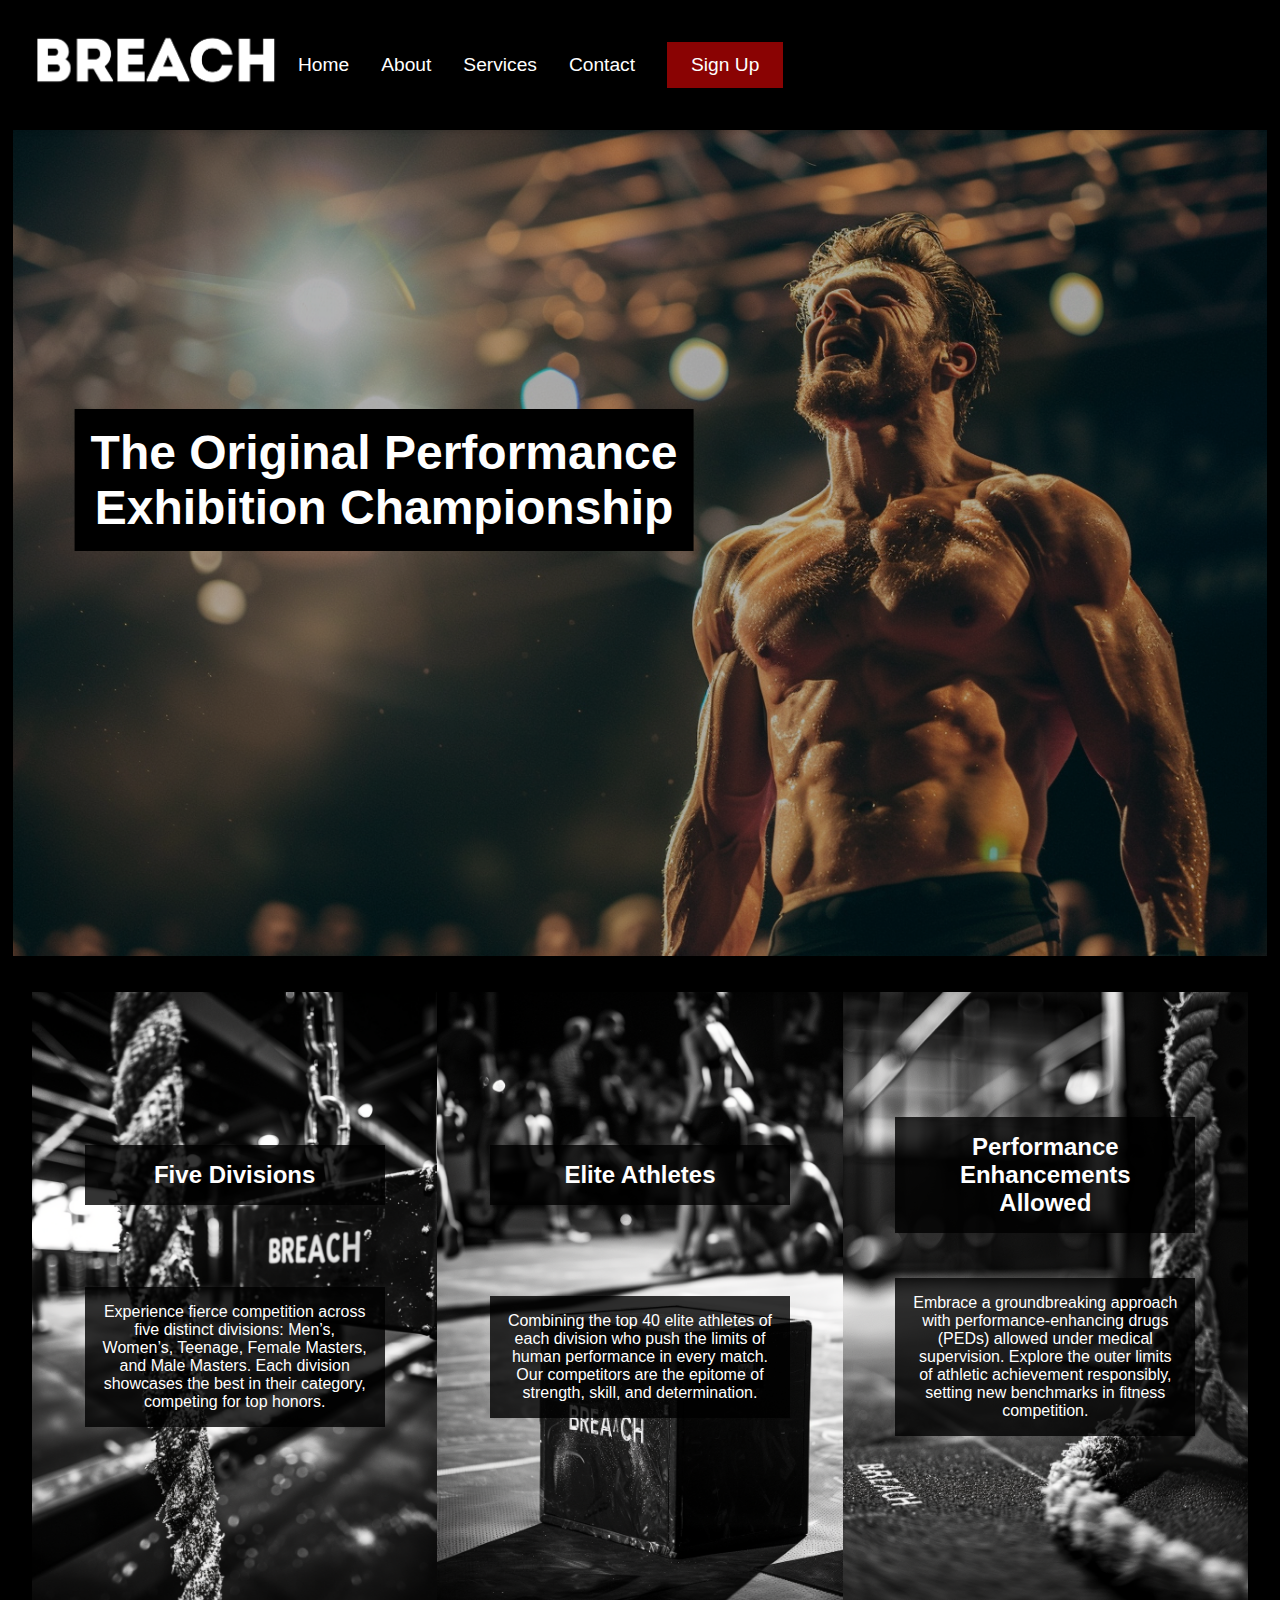
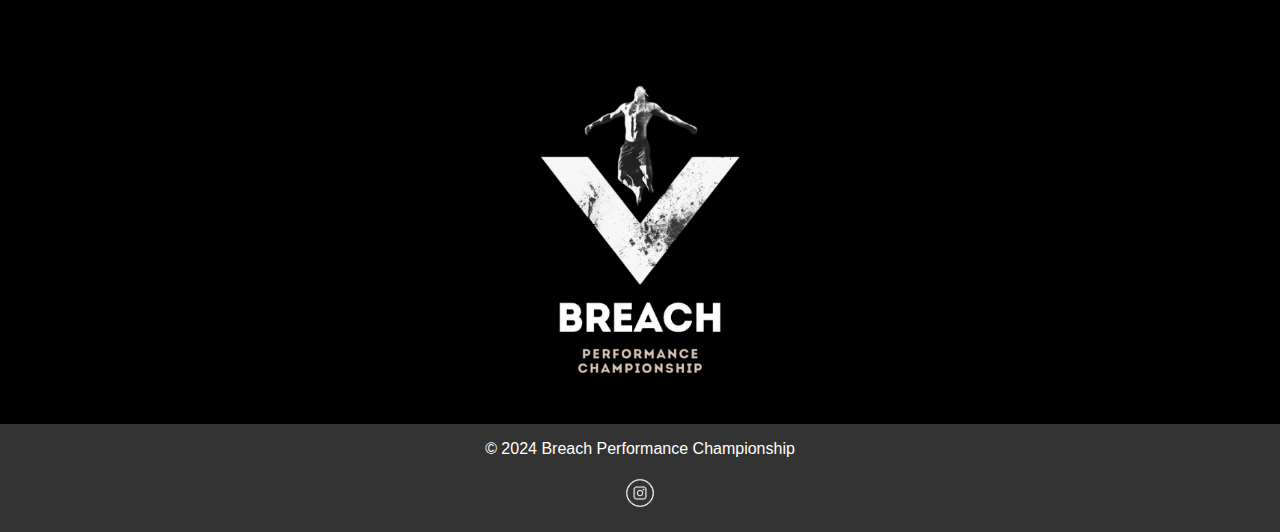
<file: index.html>
<!DOCTYPE html>
<html lang="en">
<head>
    <meta charset="UTF-8">
    <meta name="viewport" content="width=device-width, initial-scale=1.0">
    <title>Breach Performance Championship</title>
    <meta name="description" content="Join the Breach Performance Championship for the ultimate fitness experience.">
    <meta name="keywords" content="fitness, championship, Breach Performance, sports, competition">
    <link rel="stylesheet" href="styles.css">
    <script defer src="scripts.js"></script> <!-- Add a reference to the JavaScript file -->
</head>
<body>
    <header>
        <nav>
            <div class="hamburger" aria-label="Menu">
                <span></span>
                <span></span>
                <span></span>
            </div>
            <ul class="nav-links">
                <li class="logo"><a href="index.html"><img src="Images/logo/Breach Wording Large.jpg" alt="Breach Logo"></a></li>
                <li><a href="index.html" aria-label="Home">Home</a></li>
                <li><a href="about.html" aria-label="About">About</a></li>
                <li><a href="#" aria-label="Services">Services</a></li>
                <li><a href="contact.html" aria-label="Contact">Contact</a></li>
                <li><a href="#"><button aria-label="Sign Up">Sign Up</button></a></li>
            </ul>
        </nav>
    </header>
    <main>
        <section class="hero">
            <img src="Images/breach7.png" alt="People working out at the Breach Performance Championship">
            <h1>The Original Performance<br>Exhibition Championship</h1>
        </section>
        <section class="content">
            <div class="content-item">
                <img src="Images/breach4.jpg" alt="Image description 1">
                <div class="text-overlay">
                    <h2>Five Divisions</h2>
                    <p>Experience fierce competition across five distinct divisions: Men’s, Women’s, Teenage, Female Masters, and Male Masters. Each division showcases the best in their category, competing for top honors.</p>
                </div>
            </div>
            <div class="content-item">
                <img src="Images/breach5.jpg" alt="Image description 2">
                <div class="text-overlay">
                    <h2>Elite Athletes</h2>
                    <p>Combining the top 40 elite athletes of each division who push the limits of human performance in every match. Our competitors are the epitome of strength, skill, and determination.</p>
                </div>
            </div>
            <div class="content-item">
                <img src="Images/breach6.jpg" alt="Image description 3">
                <div class="text-overlay">
                    <h2>Performance Enhancements Allowed</h2>
                    <p>Embrace a groundbreaking approach with performance-enhancing drugs (PEDs) allowed under medical supervision. Explore the outer limits of athletic achievement responsibly, setting new benchmarks in fitness competition.</p>
                </div>
            </div>
        </section>
        <section class="additional-image">
            <img src="Images/logo/breach cover logo.jpg" alt="Additional Image Description" style="width: 70%; height: auto;">
        </section>
    </main>
    <footer>
        <p>© 2024 Breach Performance Championship</p>
        <div class="social-links">
            <a href="https://www.instagram.com/breachperformancechampionship" target="_blank" aria-label="Instagram">
                <img src="Images/instagramicon.png" alt="Instagram Icon" style="width: 10mm; height: 10mm;">
            </a>
        </div>
    </footer>
</body>
</html>
</file>
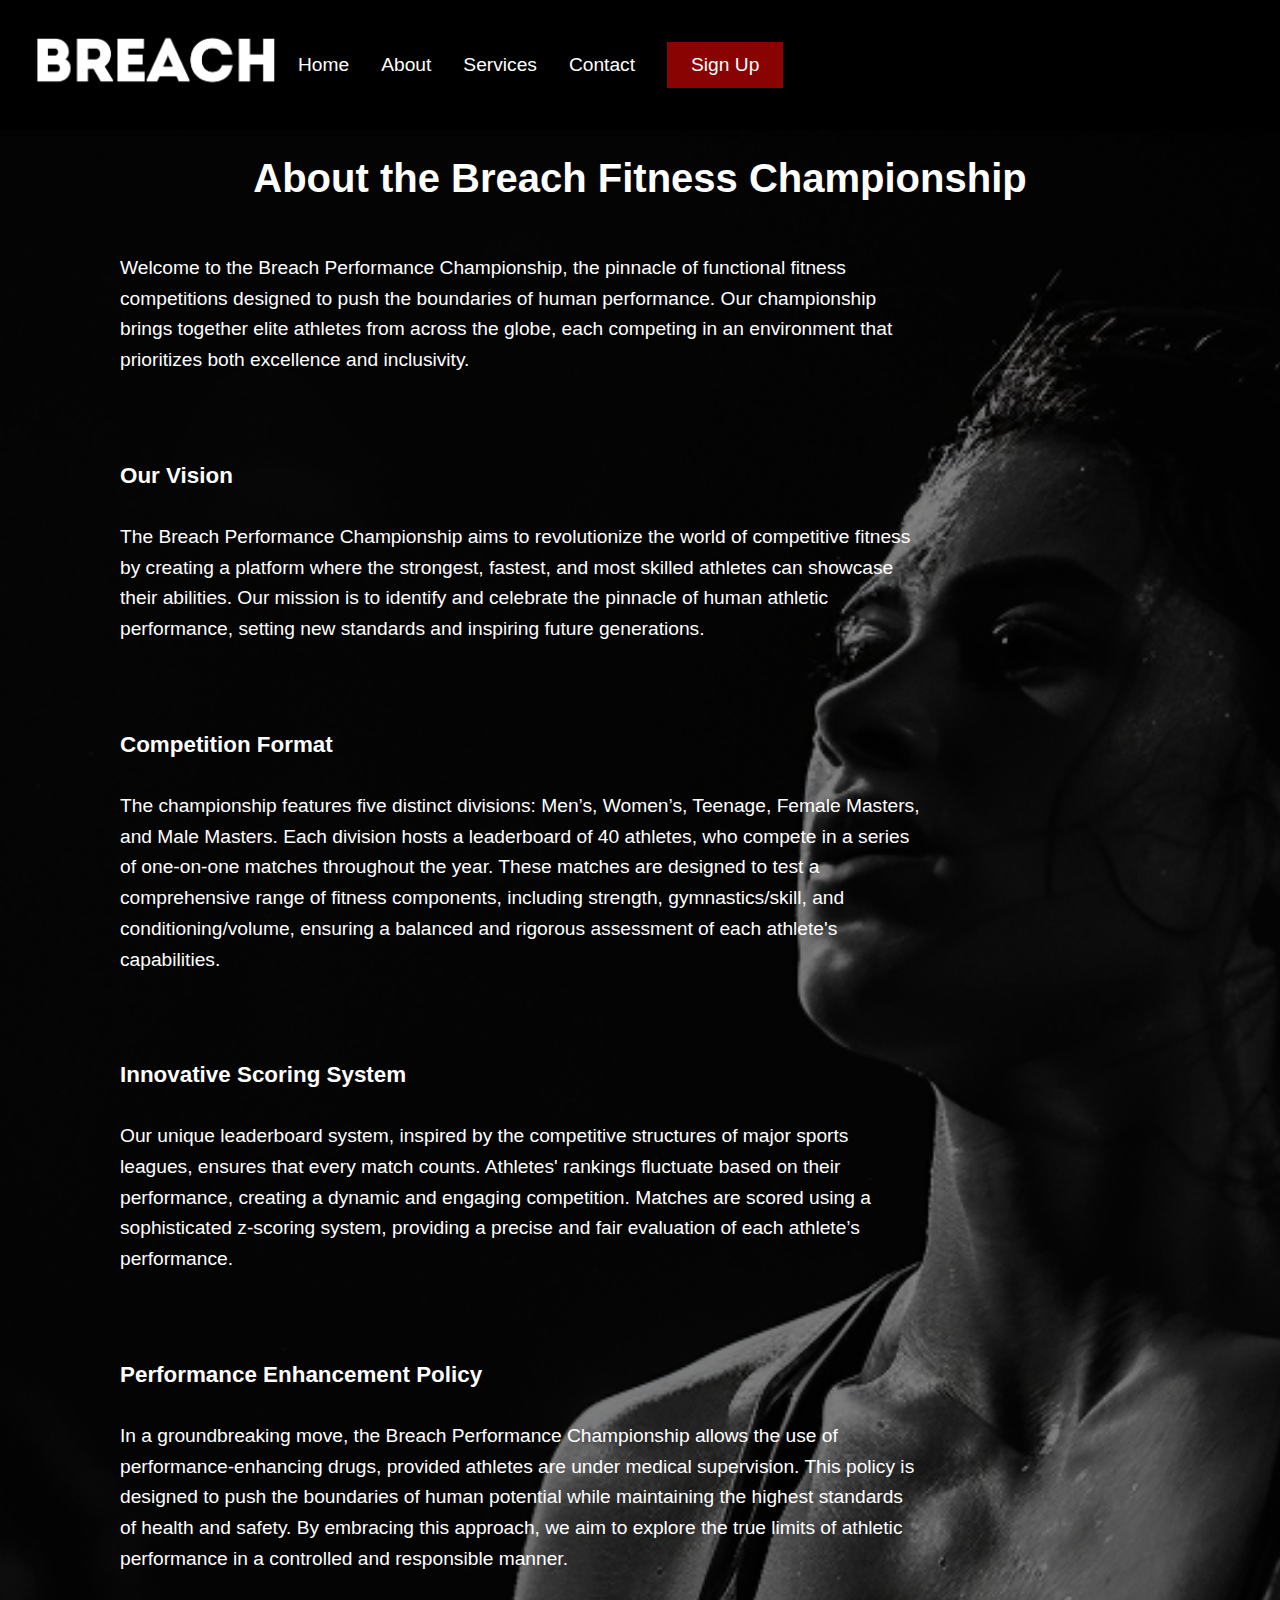
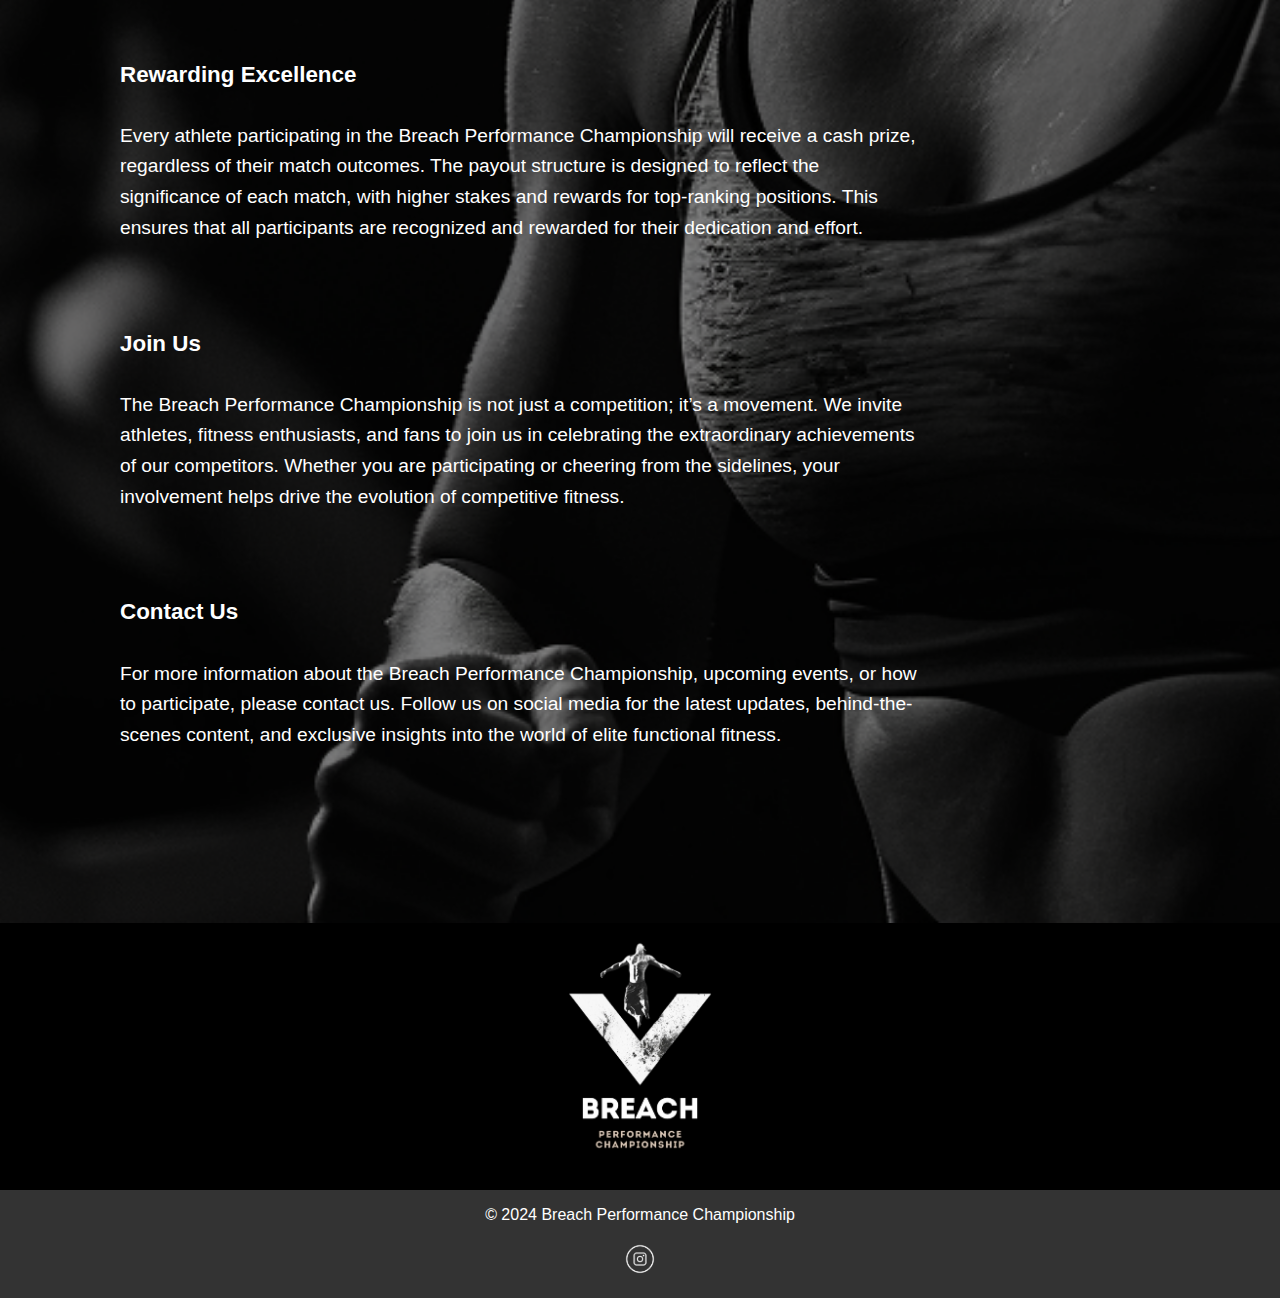
<file: about.html>
<!DOCTYPE html>
<html lang="en">
<head>
    <meta charset="UTF-8">
    <meta name="viewport" content="width=device-width, initial-scale=1.0">
    <title>About Breach Fitness Championship</title>
    <link rel="stylesheet" href="styles.css">
    <script defer src="scripts.js"></script> <!-- Add a reference to the JavaScript file -->
</head>
<body>
    <header>
        <nav>
            <div class="hamburger" aria-label="Menu">
                <span></span>
                <span></span>
                <span></span>
            </div>
            <ul class="nav-links">
                <li class="logo"><a href="index.html"><img src="Images/logo/Breach Wording Large.jpg" alt="Breach Logo"></a></li>
                <li><a href="index.html" aria-label="Home">Home</a></li>
                <li><a href="about.html" aria-label="About">About</a></li>
                <li><a href="#" aria-label="Services">Services</a></li>
                <li><a href="contact.html" aria-label="Contact">Contact</a></li>
                <li><a href="#"><button aria-label="Sign Up">Sign Up</button></a></li>
            </ul>
        </nav>
    </header>
    <main>
        <section class="about">
            <br><br>
            <h2>About the Breach Fitness Championship</h2>
            <div class="about-content">
                <br><br>
                <p>Welcome to the Breach Performance Championship, the pinnacle of functional fitness competitions designed to push the boundaries of human performance. Our championship brings together elite athletes from across the globe, each competing in an environment that prioritizes both excellence and inclusivity.</p>
                <br><br>
                <p><strong>Our Vision</strong><br>
                The Breach Performance Championship aims to revolutionize the world of competitive fitness by creating a platform where the strongest, fastest, and most skilled athletes can showcase their abilities. Our mission is to identify and celebrate the pinnacle of human athletic performance, setting new standards and inspiring future generations.</p>
                <br><br>
                <p><strong>Competition Format</strong><br>
                The championship features five distinct divisions: Men’s, Women’s, Teenage, Female Masters, and Male Masters. Each division hosts a leaderboard of 40 athletes, who compete in a series of one-on-one matches throughout the year. These matches are designed to test a comprehensive range of fitness components, including strength, gymnastics/skill, and conditioning/volume, ensuring a balanced and rigorous assessment of each athlete's capabilities.</p>
                <br><br>
                <p><strong>Innovative Scoring System</strong><br>
                Our unique leaderboard system, inspired by the competitive structures of major sports leagues, ensures that every match counts. Athletes' rankings fluctuate based on their performance, creating a dynamic and engaging competition. Matches are scored using a sophisticated z-scoring system, providing a precise and fair evaluation of each athlete’s performance.</p>
                <br><br>
                <p><strong>Performance Enhancement Policy</strong><br>
                In a groundbreaking move, the Breach Performance Championship allows the use of performance-enhancing drugs, provided athletes are under medical supervision. This policy is designed to push the boundaries of human potential while maintaining the highest standards of health and safety. By embracing this approach, we aim to explore the true limits of athletic performance in a controlled and responsible manner.</p>
                <br><br>
                <p><strong>Rewarding Excellence</strong><br>
                Every athlete participating in the Breach Performance Championship will receive a cash prize, regardless of their match outcomes. The payout structure is designed to reflect the significance of each match, with higher stakes and rewards for top-ranking positions. This ensures that all participants are recognized and rewarded for their dedication and effort.</p>
                <br><br>
                <p><strong>Join Us</strong><br>
                The Breach Performance Championship is not just a competition; it’s a movement. We invite athletes, fitness enthusiasts, and fans to join us in celebrating the extraordinary achievements of our competitors. Whether you are participating or cheering from the sidelines, your involvement helps drive the evolution of competitive fitness.</p>
                <br><br>
                <p><strong>Contact Us</strong><br>
                For more information about the Breach Performance Championship, upcoming events, or how to participate, please contact us. Follow us on social media for the latest updates, behind-the-scenes content, and exclusive insights into the world of elite functional fitness.</p>
                <br><br>
            </div>
        </section>
        <section class="additional-image">
            <img src="Images/logo/breach cover logo.jpg" alt="Additional Image Description">
        </section>
    </main>
    <footer>
        <p>© 2024 Breach Performance Championship</p>
        <div class="social-links">
            <a href="https://www.instagram.com/breachperformancechampionship" target="_blank" aria-label="Instagram">
                <img src="Images/instagramicon.png" alt="Instagram Icon" style="width: 10mm; height: 10mm;">
            </a>
        </div>
    </footer>
</body>
</html>
</file>
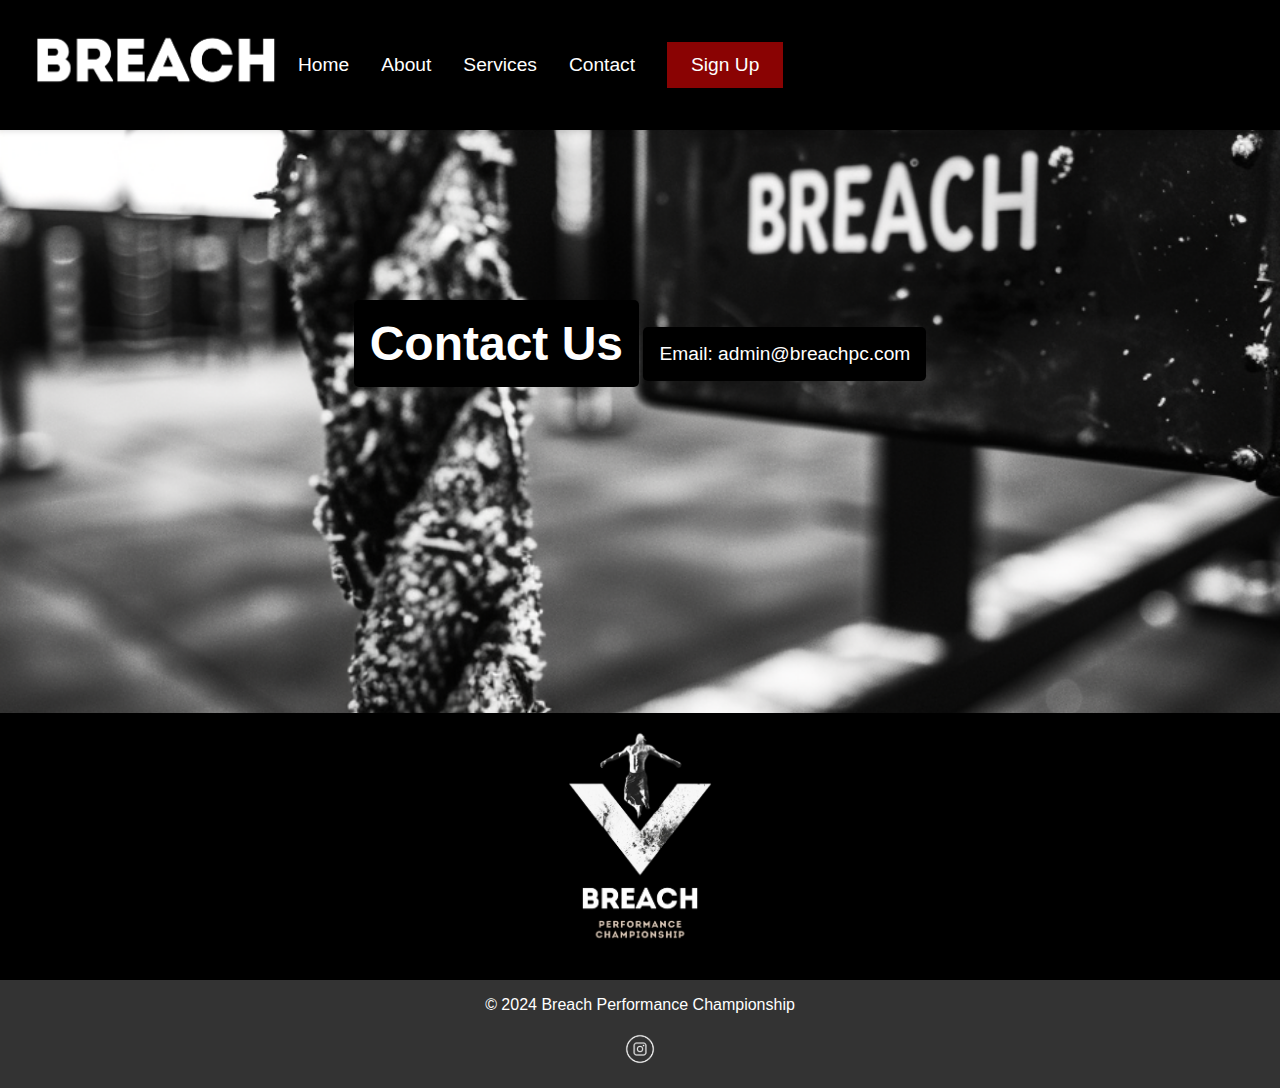
<file: contact.html>
<!DOCTYPE html>
<html lang="en">
<head>
    <meta charset="UTF-8">
    <meta name="viewport" content="width=device-width, initial-scale=1.0">
    <title>Contact Us - Breach Performance Championship</title>
    <meta name="description" content="Contact Breach Performance Championship for inquiries and more.">
    <meta name="keywords" content="contact, Breach Performance, championship, fitness">
    <link rel="stylesheet" href="styles.css">
    <script defer src="scripts.js"></script> <!-- Add a reference to the JavaScript file -->
    <style>
        .contact {
            background-image: url(Images/breach4.jpg); /* Replace with your background image path */
            background-size: cover;
            background-position: center;
            color: #fff;
            text-align: center;
            padding: 300px;
        }
        .contact h1 {
            font-size: 3rem;
            font-weight: bold;
            margin-bottom: 1rem;
            display: inline-block;
            background-color: #000;
            padding: 1rem 1rem;
            border-radius: 5px;
        }
        .contact p {
            font-size: 1.2rem;
            margin-bottom: 2rem;
            display: inline-block;
            background-color: #000;
            padding: 1rem 1rem;
            border-radius: 5px;
        }
    </style>
</head>
<body>
    <header>
        <nav>
            <div class="hamburger" aria-label="Menu">
                <span></span>
                <span></span>
                <span></span>
            </div>
            <ul class="nav-links">
                <li class="logo"><a href="index.html"><img src="Images/logo/Breach Wording Large.jpg" alt="Breach Logo"></a></li>
                <li><a href="index.html" aria-label="Home">Home</a></li>
                <li><a href="about.html" aria-label="About">About</a></li>
                <li><a href="#" aria-label="Services">Services</a></li>
                <li><a href="contact.html" aria-label="Contact">Contact</a></li>
                <li><a href="#"><button aria-label="Sign Up">Sign Up</button></a></li>
            </ul>
        </nav>
    </header>
    <main>
        <section class="contact">
            <div>
                <h1>Contact Us</h1>
                <p>Email: admin@breachpc.com</p>
            </div>
        </section>
        <section class="additional-image">
            <img src="Images/logo/breach cover logo.jpg" alt="Additional Image Description" style="width: 50%; height: auto;">
        </section>
    </main>
    <footer>
        <p>© 2024 Breach Performance Championship</p>
        <div class="social-links">
            <a href="https://www.instagram.com/breachperformancechampionship" target="_blank" aria-label="Instagram">
                <img src="Images/instagramicon.png" alt="Instagram Icon" style="width: 10mm; height: 10mm;">
            </a>
        </div>
    </footer>
</body>
</html>
</file>
<file: styles.css>
/* Basic Reset */
* {
    margin: 0;
    padding: 0;
    box-sizing: border-box;
}

body {
    font-family: Arial, sans-serif;
    color: #fff;
    background-color: #000;
    margin: 0; /* Remove default body margin */
}

/* Header */
header {
    position: fixed;
    background-color: #000;
    width: 100%;
    padding: 1rem;
    z-index: 1000;
    box-shadow: 0 2px 5px rgba(0, 0, 0, 0.1);
}

nav {
    display: flex;
    justify-content: space-between;
    align-items: center;
}

.hamburger {
    display: none;
    flex-direction: column;
    cursor: pointer;
}

.hamburger span {
    height: 4px;
    width: 25px;
    background: #fff;
    margin-bottom: 4px;
    border-radius: 5px;
}

nav ul {
    list-style-type: none;
    display: flex;
    align-items: center;
    background-color: #000;
}

nav ul.nav-links {
    display: flex;
}

nav ul li {
    margin: 0 1rem;
}

nav ul li.logo {
    margin-right: auto;
}

nav ul li a {
    color: #fff;
    text-decoration: none;
    font-size: 1.2rem;
}

nav ul li button {
    background-color: #8a0303;
    border: none;
    padding: 0.75rem 1.5rem;
    color: #fff;
    cursor: pointer;
    font-size: 1.2rem;
}

nav ul li.logo img {
    width: 250px;
    height: auto;
}

/* Hero Section */
.hero {
    padding-top: 120px;
    position: relative;
    text-align: center;
    color: white;
}

.hero img {
    width: 98%;
    height: auto;
    opacity: 0.7;
}

.hero h1 {
    position: absolute;
    top: 50%;
    left: 30%;
    transform: translate(-50%, -50%);
    font-size: 3rem;
    background-color: black;
    padding: 1rem;
}

/* Content Section */
.content {
    display: flex;
    justify-content: space-around;
    padding: 2rem;
    background-color: #000;
}

.content-item {
    position: relative;
    text-align: center;
    overflow: hidden;
    margin-bottom: 2rem;
    flex: 1 1 300px;
}

.content-item img {
    width: 100%;
    height: auto;
    display: block;
}

.content-item h2 { 
    background-color: rgba(0, 0, 0, 0.8);
    padding: 1rem; /* Adjust padding as needed */
    color: #fff;
    width: 80%;
    max-width: 300px;
    box-sizing: border-box;
    margin: 0 auto; /* Center align the text */
    position: absolute; /* Position text over the image */
    top: 30%;
    left: 50%;
    transform: translate(-50%, -50%);
    z-index: 1; /* Ensure text is above the image */
}

.content-item p {
    background-color: rgba(0, 0, 0, 0.8);
    padding: 1rem; /* Adjust padding as needed */
    color: #fff;
    width: 80%;
    max-width: 300px;
    box-sizing: border-box;
    margin: 0 auto; /* Center align the text */
    position: absolute; /* Position text over the image */
    top: 60%;
    left: 50%;
    transform: translate(-50%, -50%);
    z-index: 1; /* Ensure text is above the image */
}

/* Additional Image Section */
.additional-image {
    text-align: center;
    padding: 1rem;
    background-color: #000;
}

.additional-image img {
    width: 50%;
    height: auto;
}

/* Footer */
footer {
    text-align: center;
    padding: 1rem;
    background-color: #333;
    position: relative;
}

.social-links {
    margin-top: 1rem;
}

.social-links a {
    text-decoration: none;
}

.social-icon {
    margin: 0 10px;
    vertical-align: middle;
}

.social-links a:hover .social-icon {
    opacity: 0.8;
}

/* About Section */
.about {
    position: relative;
    background-color: #222;
    color: #fff;
    padding: 120px;
    text-align: left;
    background-image: url('Images/breach3.jpg');
    background-size: cover;
    background-position: center;
    background-repeat: no-repeat;
}

.about::before {
    content: '';
    position: absolute;
    top: 0;
    left: 0;
    right: 0;
    bottom: 0;
    background-color: rgba(0, 0, 0, 0.5);
    z-index: 1;
}

.about h2 {
    position: relative;
    z-index: 2;
    font-size: 2.5rem;
    margin-bottom: 1rem;
    text-align: center;
}

.about-content {
    position: relative;
    z-index: 2;
    width: 100%;
    max-width: 800px;
    margin: 0;
    text-align: left;
}

.about-content p {
    font-size: 1.2rem;
    line-height: 1.6;
    margin-bottom: 1rem;
    text-align: left;
}

.about-content strong {
    font-size: 1.4rem;
    display: block;
    margin-top: 2rem;
    line-height: 1.4;
    text-align: left;
}
/* Media Query for Mobile Devices */
@media only screen and (max-width: 768px) {
    .hamburger {
        display: flex;
    }

    nav ul.nav-links {
        display: none;
        flex-direction: column;
        width: 100%;
        background: #000;
    }

    nav ul.nav-links li {
        text-align: center;
        margin: 1rem 0;
    }

    nav ul.nav-links.active {
        display: flex;
    }

    /* Hero Section */
    .hero h1 {
        font-size: 1.5rem;
        width: 90%;
        max-width: 300px;
        margin: 0 auto; /* Center align */
        top: 50%; /* Center vertically */
        left: 50%; /* Center horizontally */
        transform: translate(-50%, -50%);
    }

    /* Content Section */
    .content {
        flex-direction: column;
        align-items: center;
        padding: 2rem 0; /* Adjust padding */
    }

    .content-item {
        margin-bottom: 2rem;
        width: 90%; /* Adjust width as needed */
        max-width: 100%;
    }

    .content-item .text-overlay {
        position: static;
        transform: none;
        width: 90%; /* Adjust width */
        max-width: 100%;
        text-align: center;
        padding: 1rem;
        margin: 0 auto; /* Center align */
    }
    /* About Section */
    .about {
        position: relative;
        background-color: #222;
        color: #fff;
        padding: 120px;
        background-image: url('Images/breach3.jpg');
        width: 100%;
        height: auto;
        display: block;
        background-repeat: repeat;
    }
    
    .about h2 {
        position: relative;
        z-index: 2;
        font-size: 2rem;
        margin-bottom: 1rem;
        text-align: center;
    }
    
    .about-content {
        position: relative;
        z-index: 2;
        width: 100%;
        max-width: 800px;
        left: 0.5cm;
        margin: 0;
        text-align: left;
    }
    
    .about-content p {
        position: relative;
        font-size: 1.2rem;
        line-height: 1.6;
        left: 0.5cm;
        margin-bottom: 1rem;
        text-align: left;
    }
    
    .about-content strong {
        position: relative;
        font-size: 1.4rem;
        display: block;
        margin-top: 2rem;
        left: 0.5cm;
        line-height: 1.4;
        text-align: left;
    }
}
</file>
